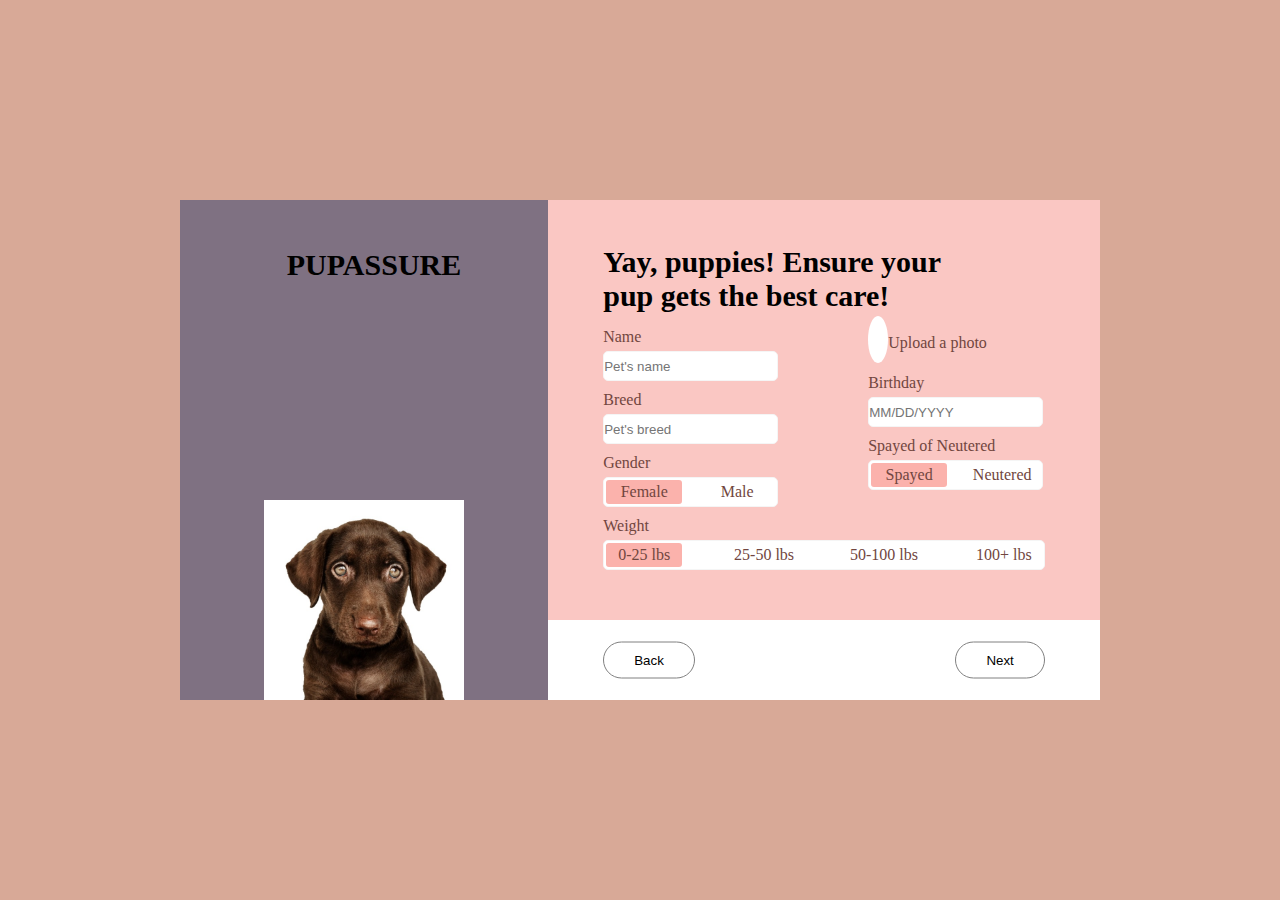
<file: Cắt form pet/index.html>
<!DOCTYPE html>
<html lang="en">
<head>
    <meta charset="UTF-8">
    <meta name="viewport" content="width=device-width, initial-scale=1.0">
    <link rel="stylesheet" href="https://pro.fontawesome.com/releases/v5.10.0/css/all.css" integrity="sha384-AYmEC3Yw5cVb3ZcuHtOA93w35dYTsvhLPVnYs9eStHfGJvOvKxVfELGroGkvsg+p" crossorigin="anonymous"/>
    <link rel="stylesheet" href="style.css">
    <title>pet</title>
</head>
<body>
    <div class="container">
        <div class="content">
            <div class="content-left">
                <div class="brand">
                    <i class="fas fa-paw"></i>
                    <span>PUPASSURE</span>
                </div>
                <img src="103311554_3039940802793480_3725874323049385618_n.jpg" alt="pet">
            </div>
            <div class="content-right">
                <div class="title-right">
                    <p>Yay, puppies! Ensure your <br> pup gets the best care!</p>
                </div>
                <div class="form-content">
                    <form action="" method="POST" enctype="multipart/form-data">
                        <div class="form-content-left">
                            <div class="form-name">
                                <label class="title-form">Name</label><br>
                                <input type="text" name="name" id="name"  placeholder="Pet's name">
                            </div>
                            <div class="form-breed">
                                <label class="title-form">Breed</label><br>
                                <input type="text" name="breed" id="breed" placeholder="Pet's breed">
                            </div>
                            <div class="form-gender">
                                <label class="title-form">Gender</label><br>
                                <div class="form-radio-content">
                                    <input type="radio" name="gender" id="female" class="form-input" checked>
                                    <label for="female" class="form-label">Female</label>
                                    <input type="radio" name="gender" id="male" class="form-input">
                                    <label for="male" class="form-label">Male</label>
                                </div>
                            </div>
                        </div>
                        <div class="form-content-right">
                            <div class="upload">
                                <label class="title-form"><br>
                                    <label for="upload" class="camera-icon">
                                        <i class="fas fa-camera-retro"></i>
                                        <label for="upload">Upload a photo</label>
                                    </label>
                                    <input type="file" name="upload" id="upload">
                                </label>
                            </div>
                            <div class="form-birthday">
                                <label class="title-form">Birthday</label><br>
                                <input type="datetime" name="birthday" id="birthday" placeholder="MM/DD/YYYY">
                            </div>
                            <div class="form-neuter">
                                <label class="title-form">Spayed of Neutered</label><br>
                                <div class="form-radio-content">
                                    <input type="radio" name="neuter" id="spayed" class="form-input" checked>
                                    <label for="spayed" class="form-label">Spayed</label>
                                    <input type="radio" name="neuter" id="neutered" class="form-input">
                                    <label for="neutered" class="form-label">Neutered</label>
                                </div>
                            </div>
                        </div>
                        <div class="clearfix"></div>
                        <div class="form-content-full">
                            <div class="form-weight">
                                <label  class="title-form">Weight</label><br>
                                <div class="form-radio-content">
                                    <input type="radio" name="weight" id="weight_s" class="form-input" checked>
                                    <label for="weight_s" class="form-label">0-25 lbs</label>
                                    <input type="radio" name="weight" id="weight_m" class="form-input">
                                    <label for="weight_m" class="form-label">25-50 lbs</label>
                                    <input type="radio" name="weight" id="weight_l" class="form-input">
                                    <label for="weight_l" class="form-label">50-100 lbs</label>
                                    <input type="radio" name="weight" id="weight_xl" class="form-input">
                                    <label for="weight_xl" class="form-label">100+ lbs</label>
                                </div>
                            </div>
                        </div>
                    </form>
                </div>
                <div class="direc">
                    <div class="btn">
                        <button class="btn-next">Back</button>
                        <button class="btn-Pre">Next</button>
                        <div class="clearfix"></div>
                    </div>
                </div>
            </div>
            <div class="clearfix"></div>
        </div>
    </div>
</body>
</html>
</file>
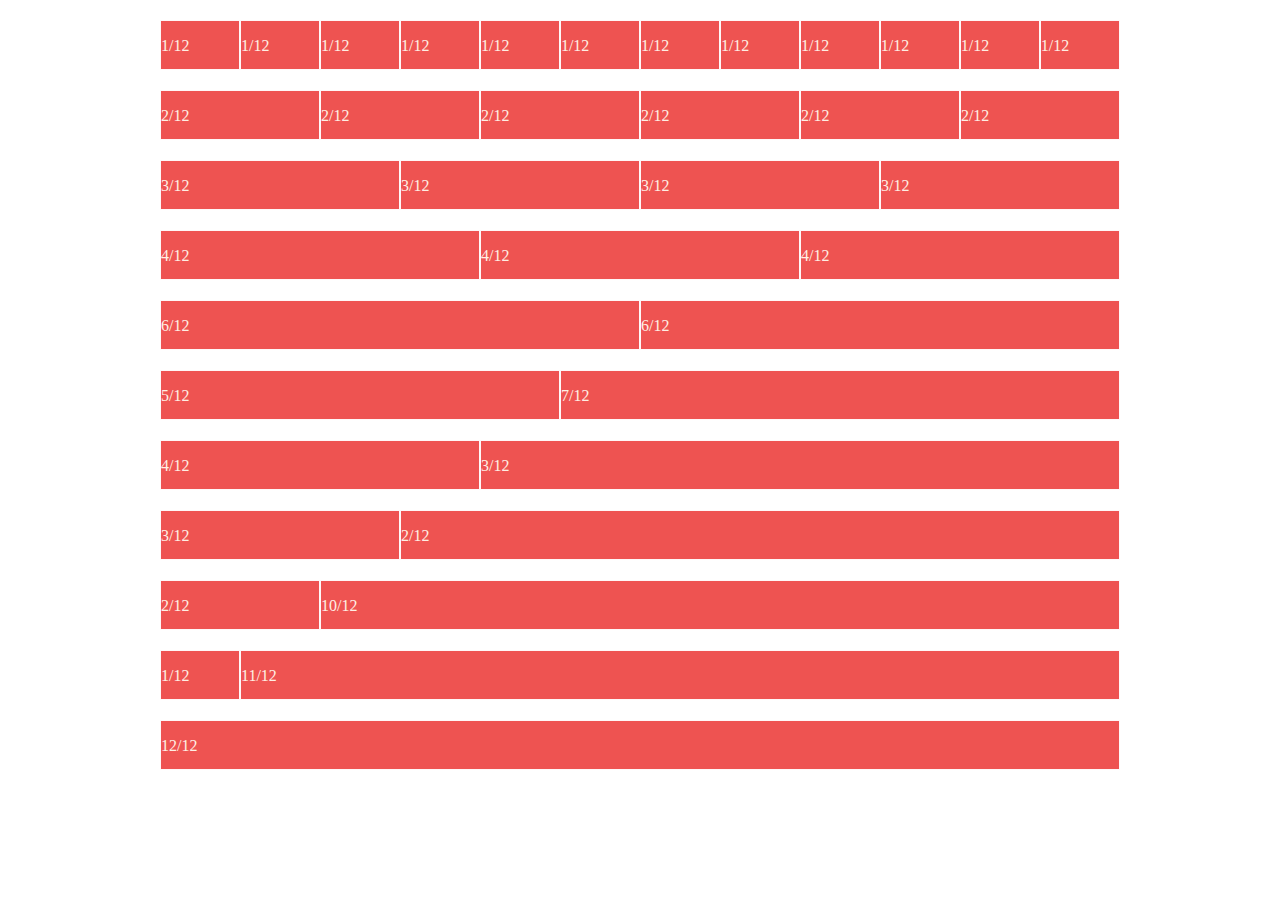
<file: Grid-system-col-12/index.html>
<!DOCTYPE html>
<html lang="en">
<head>
    <meta charset="UTF-8">
    <meta name="viewport" content="width=device-width, initial-scale=1.0">
    <link rel="stylesheet" href="style.css">
    <title>Grid-system-col-12</title>
</head>
<body>
    <div class="container">
        <div class="row">
            <div class="col-1">1/12</div>
            <div class="col-1">1/12</div>
            <div class="col-1">1/12</div>
            <div class="col-1">1/12</div>
            <div class="col-1">1/12</div>
            <div class="col-1">1/12</div>
            <div class="col-1">1/12</div>
            <div class="col-1">1/12</div>
            <div class="col-1">1/12</div>
            <div class="col-1">1/12</div>
            <div class="col-1">1/12</div>
            <div class="col-1">1/12</div>
        </div>
        <div class="row">
            <div class="col-2">2/12</div>
            <div class="col-2">2/12</div>
            <div class="col-2">2/12</div>
            <div class="col-2">2/12</div>
            <div class="col-2">2/12</div>
            <div class="col-2">2/12</div>
        </div>
        <div class="row">
            <div class="col-3">3/12</div>
            <div class="col-3">3/12</div>
            <div class="col-3">3/12</div>
            <div class="col-3">3/12</div>
        </div>
        <div class="row">
            <div class="col-4">4/12</div>
            <div class="col-4">4/12</div>
            <div class="col-4">4/12</div>
        </div>
        <div class="row">
            <div class="col-6">6/12</div>
            <div class="col-6">6/12</div>
        </div>
        <div class="row">
            <div class="col-5">5/12</div>
            <div class="col-7">7/12</div>
        </div>
        <div class="row">
            <div class="col-4">4/12</div>
            <div class="col-8">3/12</div>
        </div>
        <div class="row">
            <div class="col-3">3/12</div>
            <div class="col-9">2/12</div>
        </div>
        <div class="row">
            <div class="col-2">2/12</div>
            <div class="col-10">10/12</div>
        </div>
        <div class="row">
            <div class="col-1">1/12</div>
            <div class="col-11">11/12</div>
        </div>
        <div class="row">
            <div class="col-12">12/12</div>
        </div>
    </div>
</body>
</html>
</file>
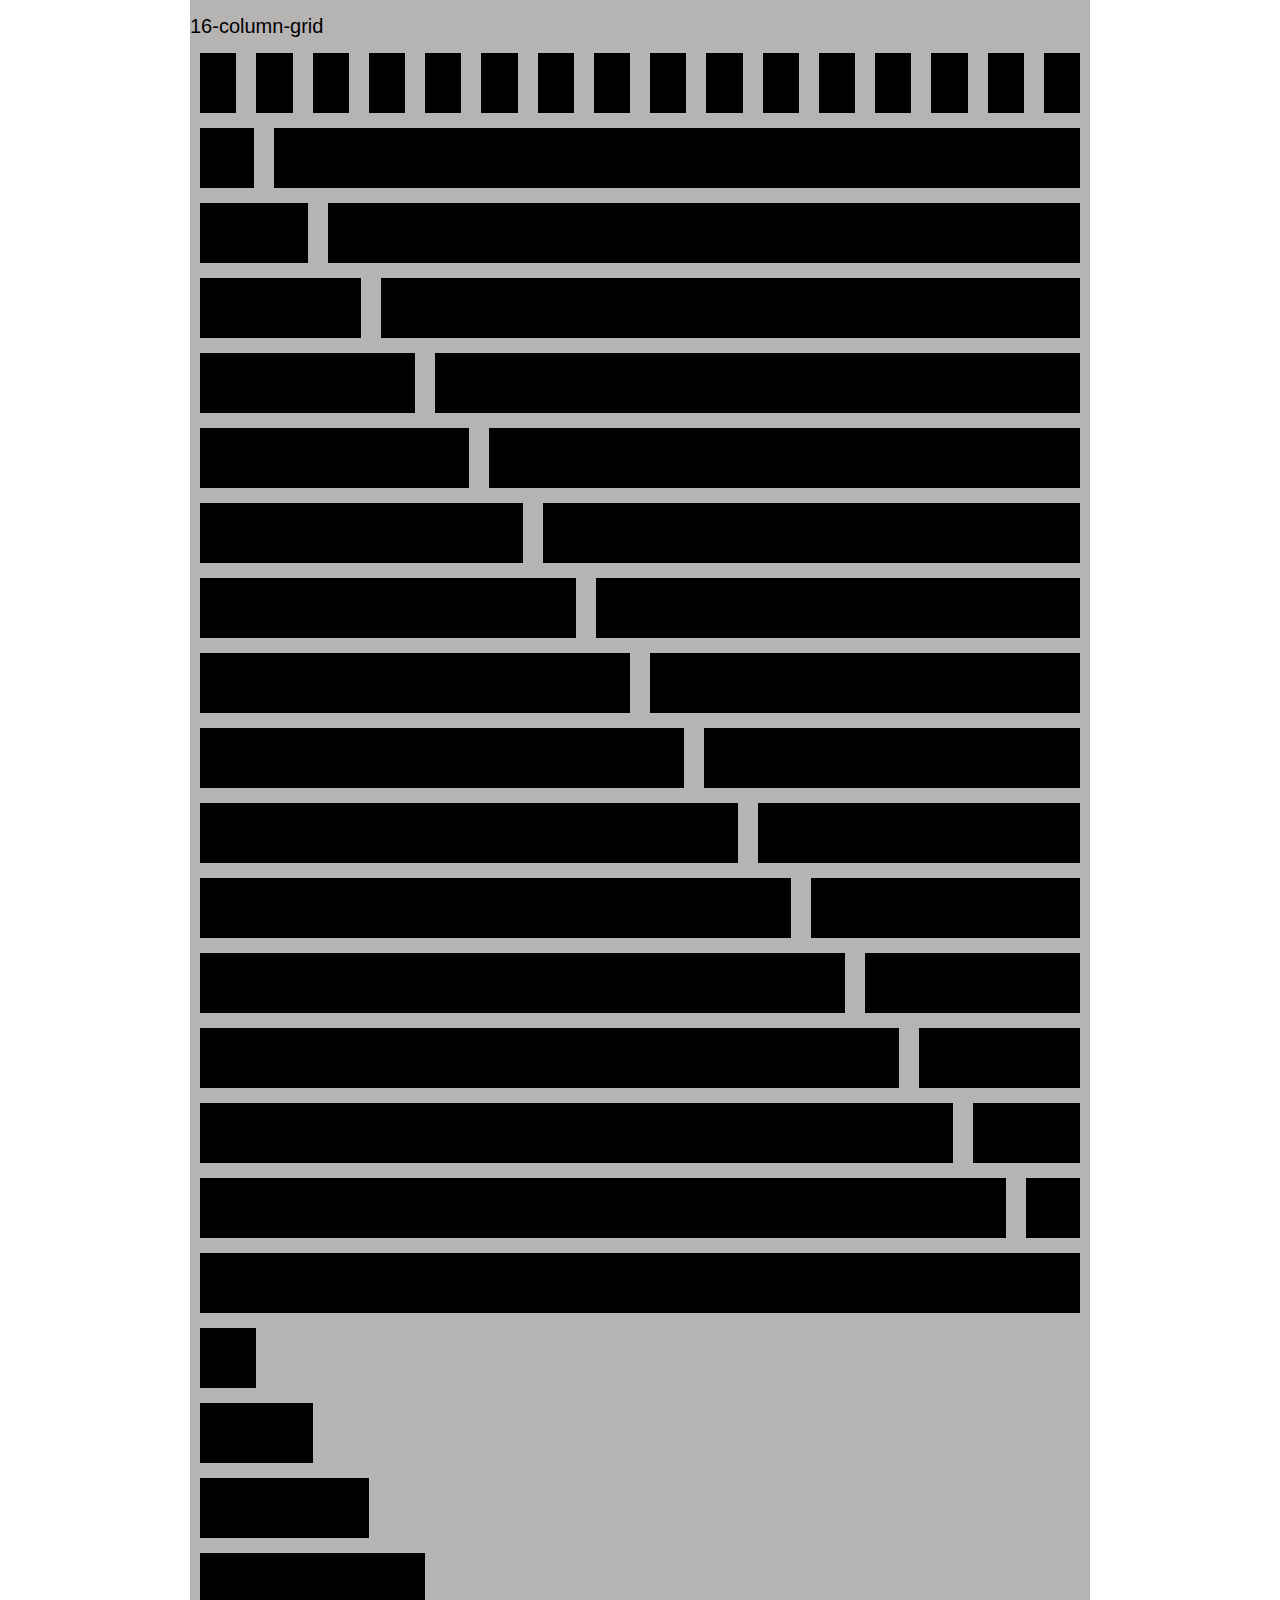
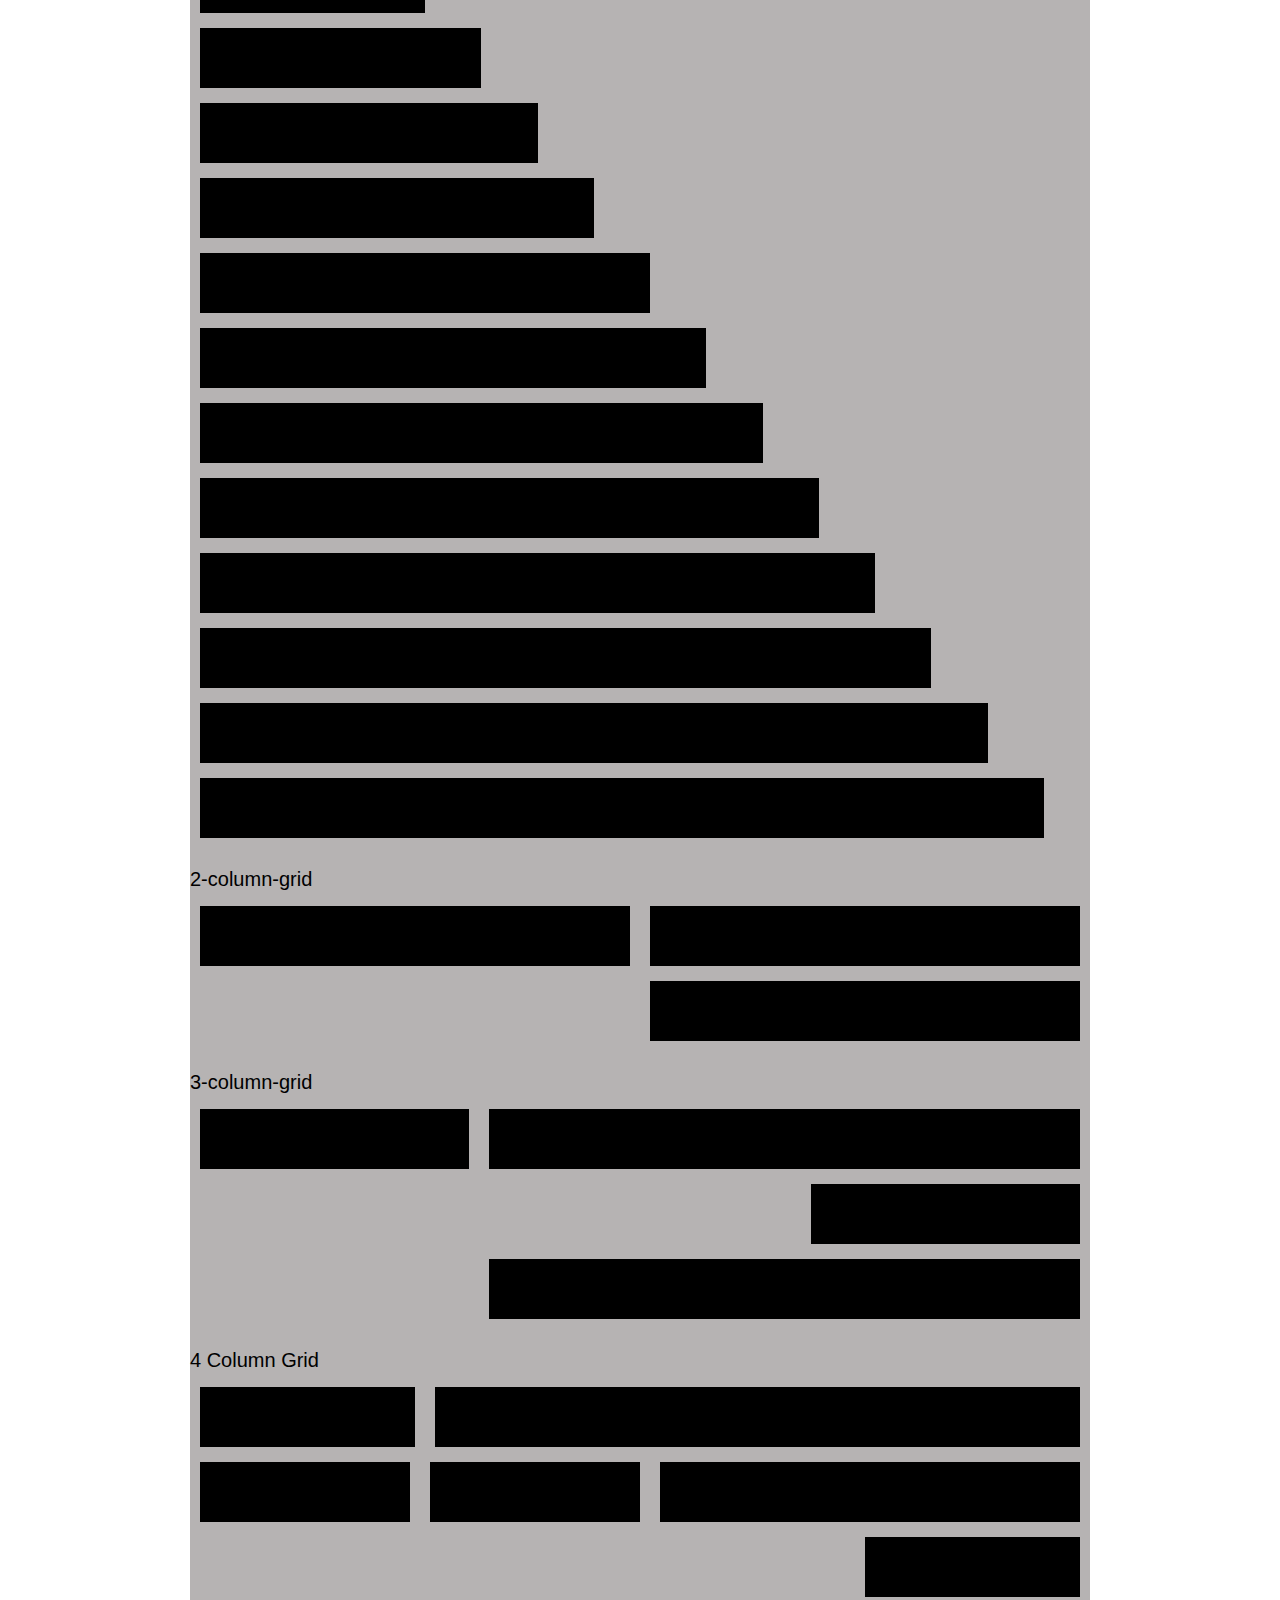
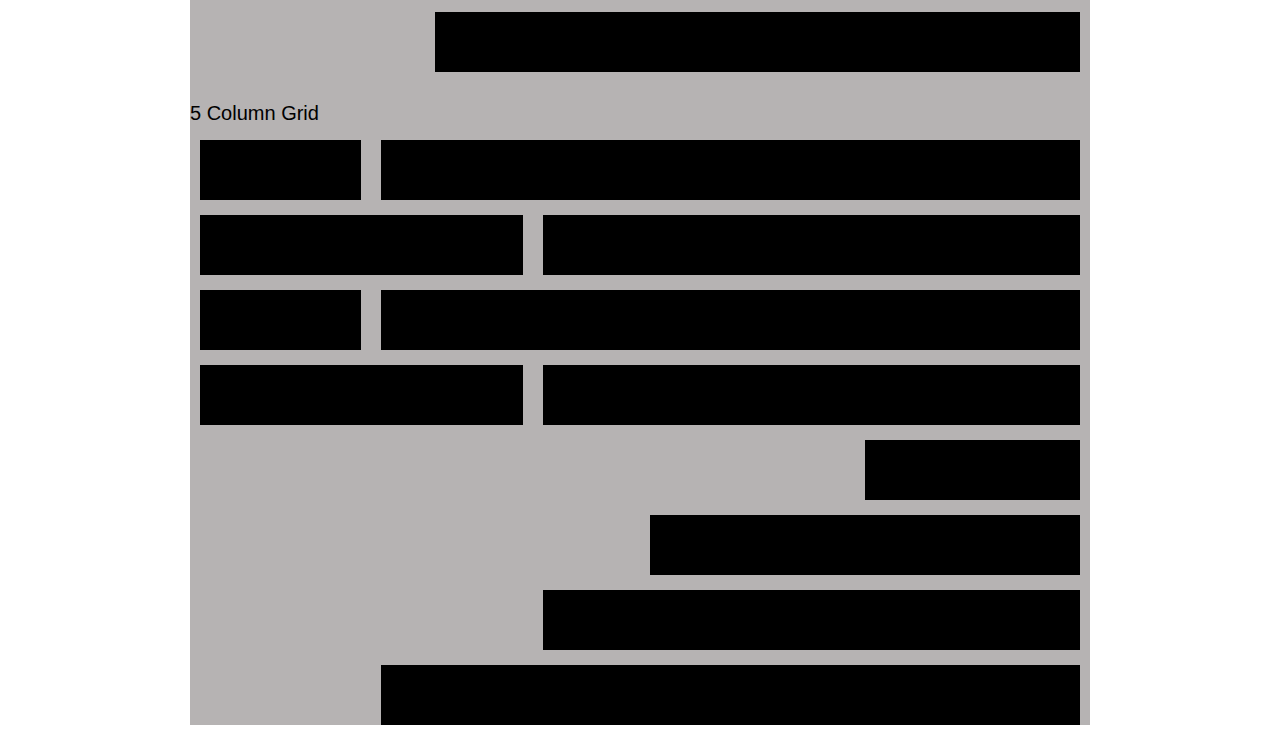
<file: Grid-system-col-16/index.html>
<html lang="en">
<head>
    <meta charset="UTF-8">
    <meta name="viewport" content="width=device-width, initial-scale=1.0">
    <title>Grid-system-col-16</title>
    <link rel="stylesheet" href="style.css">
</head>
<body>
    <div class="container">
        <div class="title">16-column-grid</div>
        <div class="row">
            <div class="col-1"></div>
            <div class="col-1"></div>
            <div class="col-1"></div>
            <div class="col-1"></div>
            <div class="col-1"></div>
            <div class="col-1"></div>
            <div class="col-1"></div>
            <div class="col-1"></div>
            <div class="col-1"></div>
            <div class="col-1"></div>
            <div class="col-1"></div>
            <div class="col-1"></div>
            <div class="col-1"></div>
            <div class="col-1"></div>
            <div class="col-1"></div>
            <div class="col-1"></div>
        </div>
        <div class="row">
            <div class="col-1"></div>
            <div class="col-15"></div>
        </div>
        <div class="row">
            <div class="col-2"></div>
            <div class="col-14"></div>
        </div>
        <div class="row">
            <div class="col-3"></div>
            <div class="col-13"></div>
        </div>
        <div class="row">
            <div class="col-4"></div>
            <div class="col-12"></div>
        </div>
        <div class="row">
            <div class="col-5"></div>
            <div class="col-11"></div>
        </div>
        <div class="row">
            <div class="col-6"></div>
            <div class="col-10"></div>
        </div>
        <div class="row">
            <div class="col-7"></div>
            <div class="col-9"></div>
        </div>
        <div class="row">
            <div class="col-8"></div>
            <div class="col-8"></div>
        </div>
        <div class="row">
            <div class="col-9"></div>
            <div class="col-7"></div>
        </div>
        <div class="row">
            <div class="col-10"></div>
            <div class="col-6"></div>
        </div>
        <div class="row">
            <div class="col-11"></div>
            <div class="col-5"></div>
        </div>
        <div class="row">
            <div class="col-12"></div>
            <div class="col-4"></div>
        </div>
        <div class="row">
            <div class="col-13"></div>
            <div class="col-3"></div>
        </div>
        <div class="row">
            <div class="col-14"></div>
            <div class="col-2"></div>
        </div>
        <div class="row">
            <div class="col-15"></div>
            <div class="col-1"></div>
        </div>
        <div class="row">
            <div class="col-16"></div>
        </div>
        <div class="row reverse">
            <div class="col-1"></div>
        </div>
        <div class="row reverse">
            <div class="col-2"></div>
        </div>
        <div class="row reverse">
            <div class="col-3"></div>
        </div>
        <div class="row reverse">
            <div class="col-4"></div>
        </div>
        <div class="row reverse">
            <div class="col-5"></div>
        </div>
        <div class="row reverse">
            <div class="col-6"></div>
        </div>
        <div class="row reverse">
            <div class="col-7"></div>
        </div>
        <div class="row reverse">
            <div class="col-8"></div>
        </div>
        <div class="row reverse">
            <div class="col-9"></div>
        </div>
        <div class="row reverse">
            <div class="col-10"></div>
        </div>
        <div class="row reverse">
            <div class="col-11"></div>
        </div>
        <div class="row reverse">
            <div class="col-12"></div>
        </div>
        <div class="row reverse">
            <div class="col-13"></div>
        </div>
        <div class="row reverse">
            <div class="col-14"></div>
        </div>
        <div class="row reverse">
            <div class="col-15"></div>
        </div>
        <div class="title">2-column-grid</div>
        <div class="row">
            <div class="col-8"></div>
            <div class="col-8"></div>
        </div>
        <div class="row">
            <div class="col-8 hidden"></div>
            <div class="col-8"></div>
        </div>
        <div class="title">3-column-grid</div>
        <div class="row">
            <div class="col-5"></div>
            <div class="col-11"></div>
        </div>
        <div class="row">
            <div class="col-11 hidden"></div>
            <div class="col-5"></div>
        </div>
        <div class="row">
            <div class="col-5 hidden"></div>
            <div class="col-11"></div>
        </div>
        <div class="title">4 Column Grid</div>
        <div class="row">
            <div class="col-4"></div>
            <div class="col-12"></div>
        </div>
        <div class="row">
            <div class="col-4"></div>
            <div class="col-4"></div>
            <div class="col-8"></div>
        </div>
        <div class="row">
            <div class="col-12 hidden"></div>
            <div class="col-4"></div>
        </div>
        <div class="row">
            <div class="col-4 hidden"></div>
            <div class="col-12"></div>
        </div>
        <div class="title">5 Column Grid</div>
        <div class="row">
            <div class="col-3"></div>
            <div class="col-13"></div>
        </div>
        <div class="row">
            <div class="col-6"></div>
            <div class="col-10"></div>
        </div>
        <div class="row">
            <div class="col-3"></div>
            <div class="col-13"></div>
        </div>
        <div class="row">
            <div class="col-6"></div>
            <div class="col-10"></div>
        </div>
        <div class="row">
            <div class="col-12 hidden"></div>
            <div class="col-4"></div>
        </div>
        <div class="row">
            <div class="col-8 hidden"></div>
            <div class="col-8"></div>
        </div>
        <div class="row">
            <div class="col-6 hidden"></div>
            <div class="col-10"></div>
        </div>
        <div class="row">
            <div class="col-3 hidden"></div>
            <div class="col-13"></div>
        </div>
    </div>
</body>
</html>
</file>
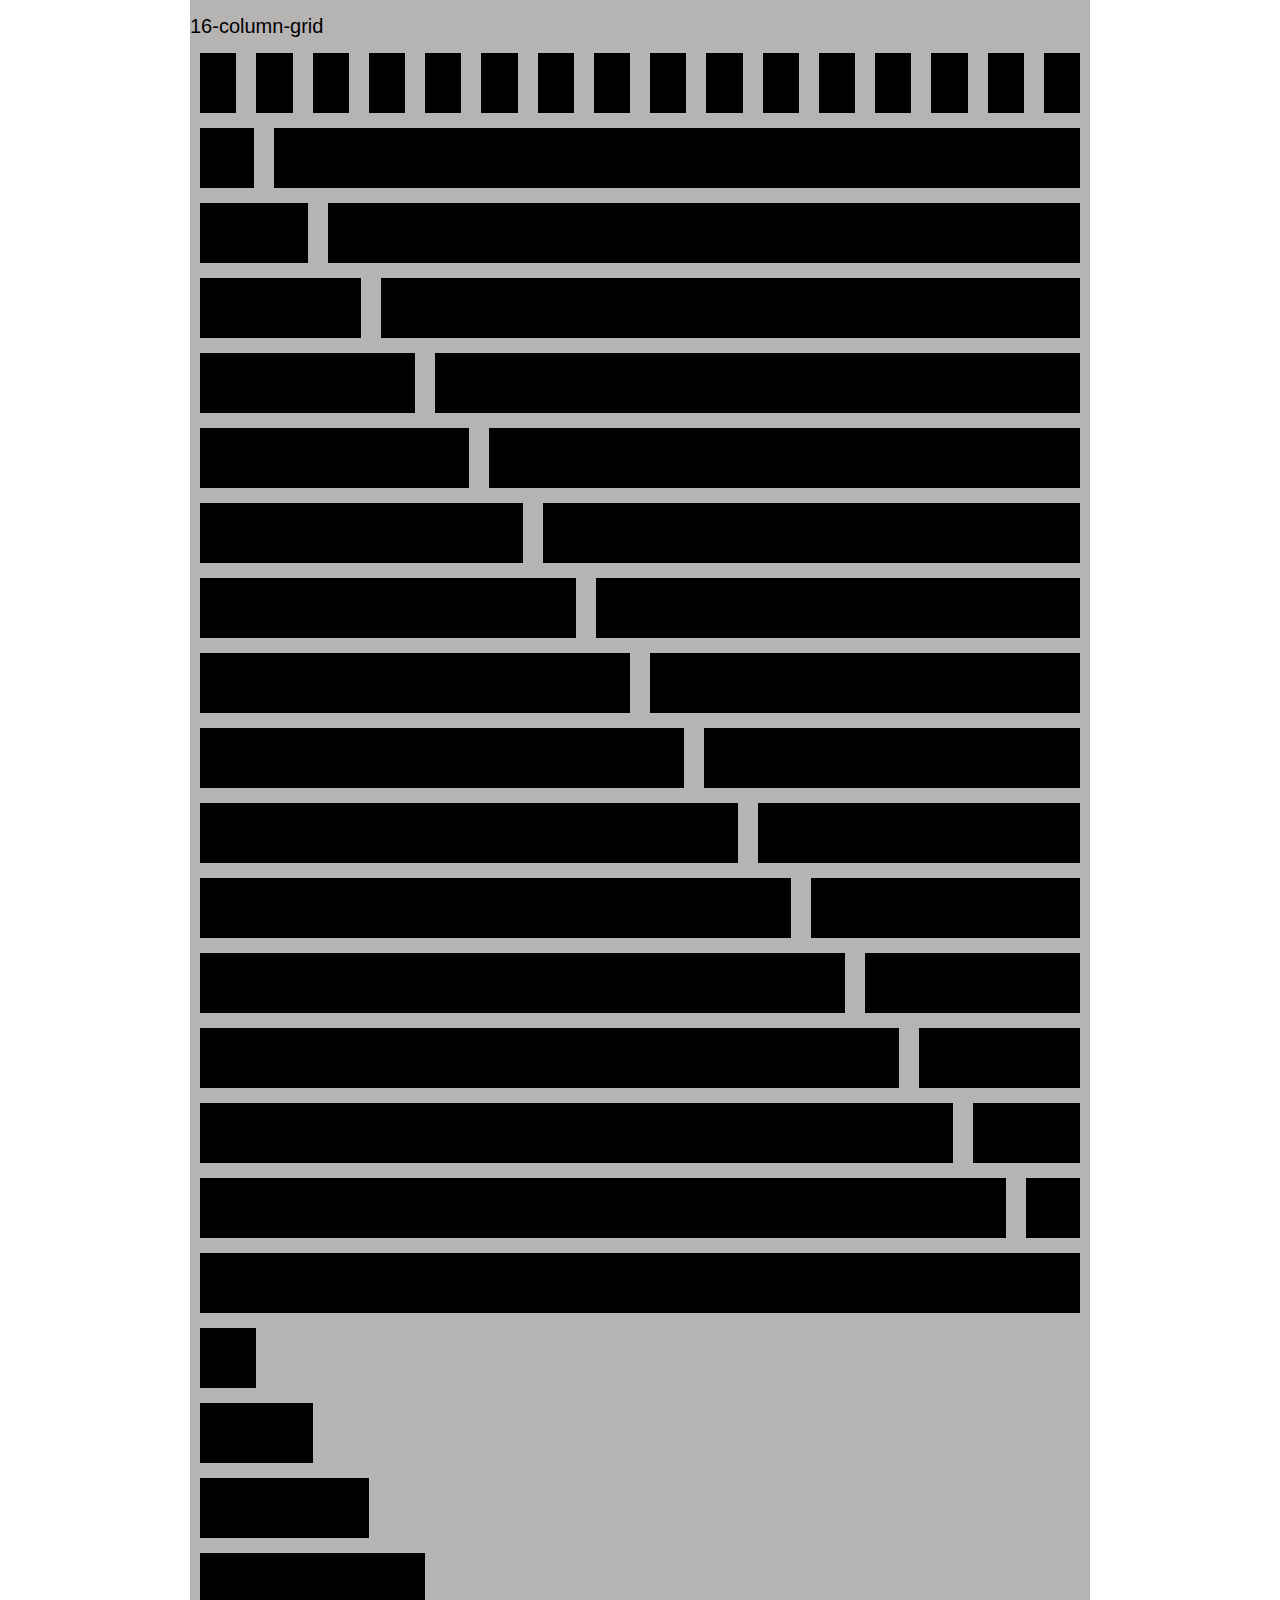
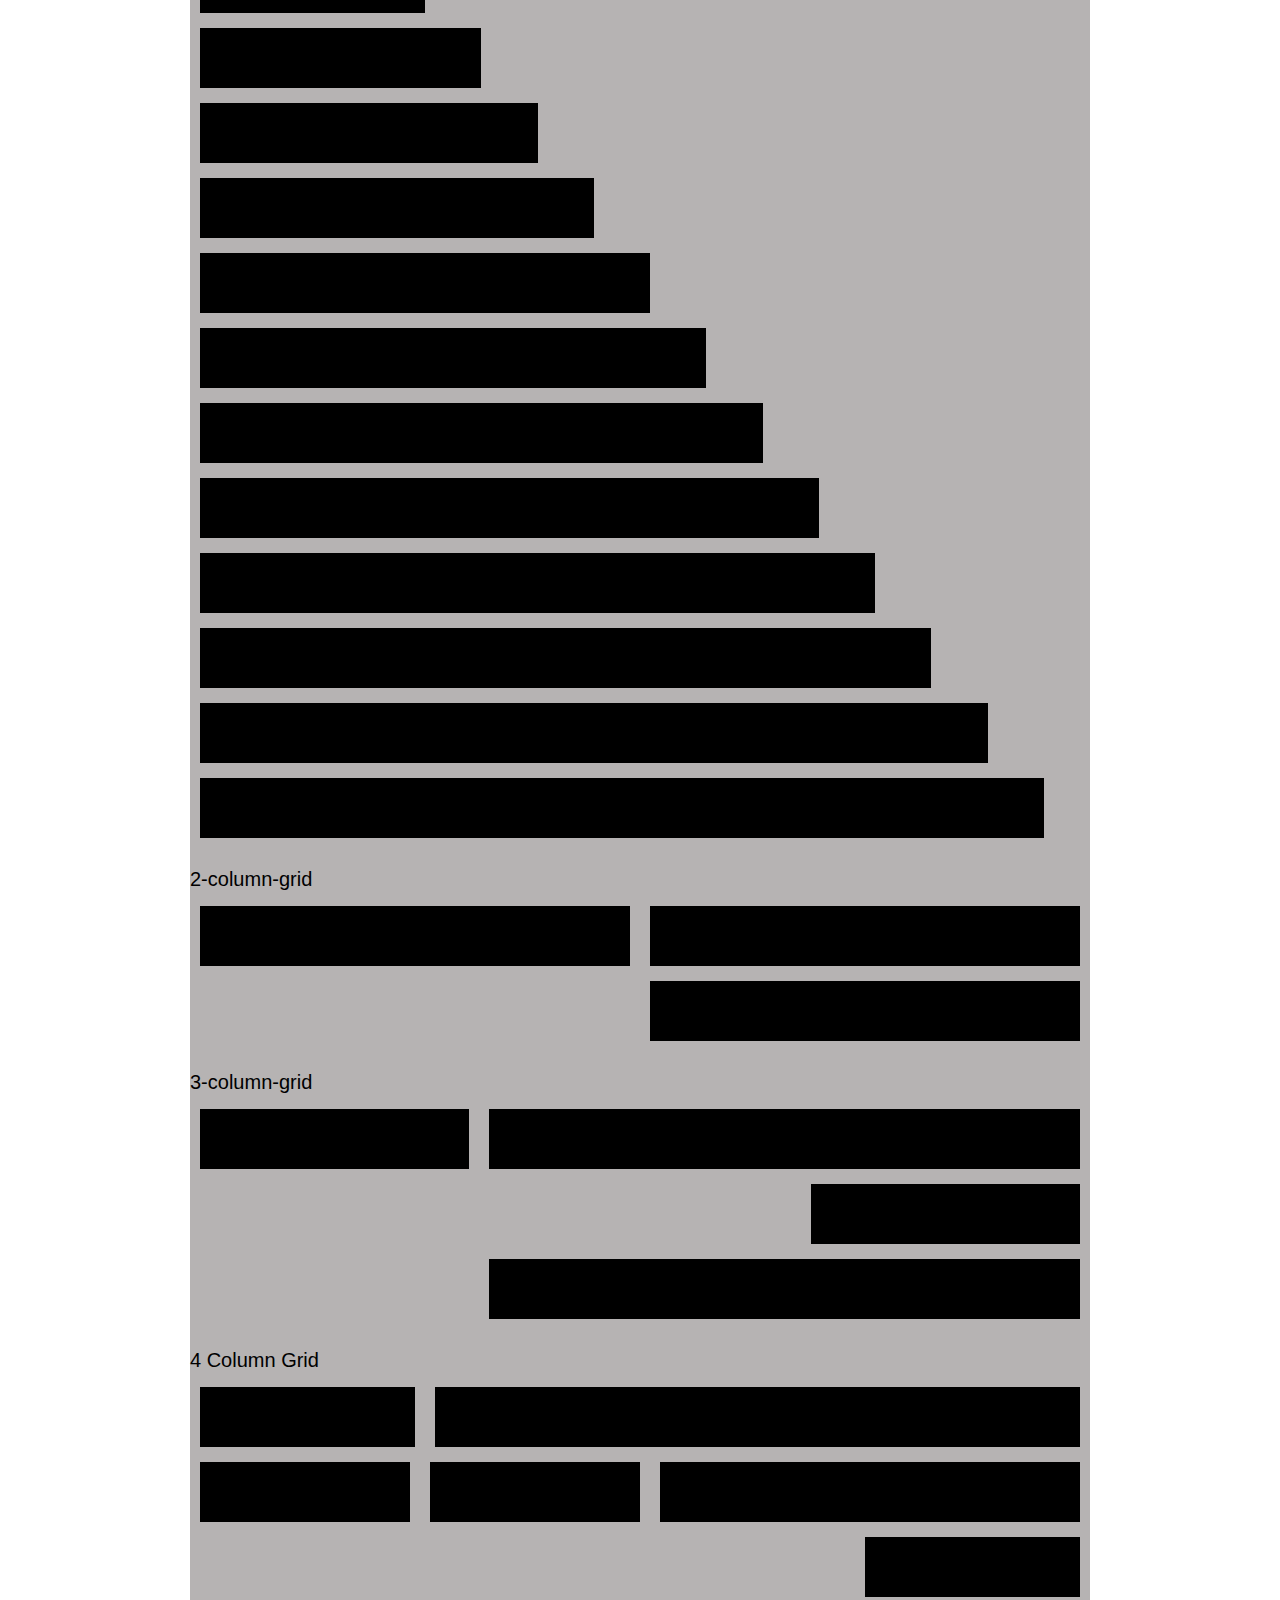
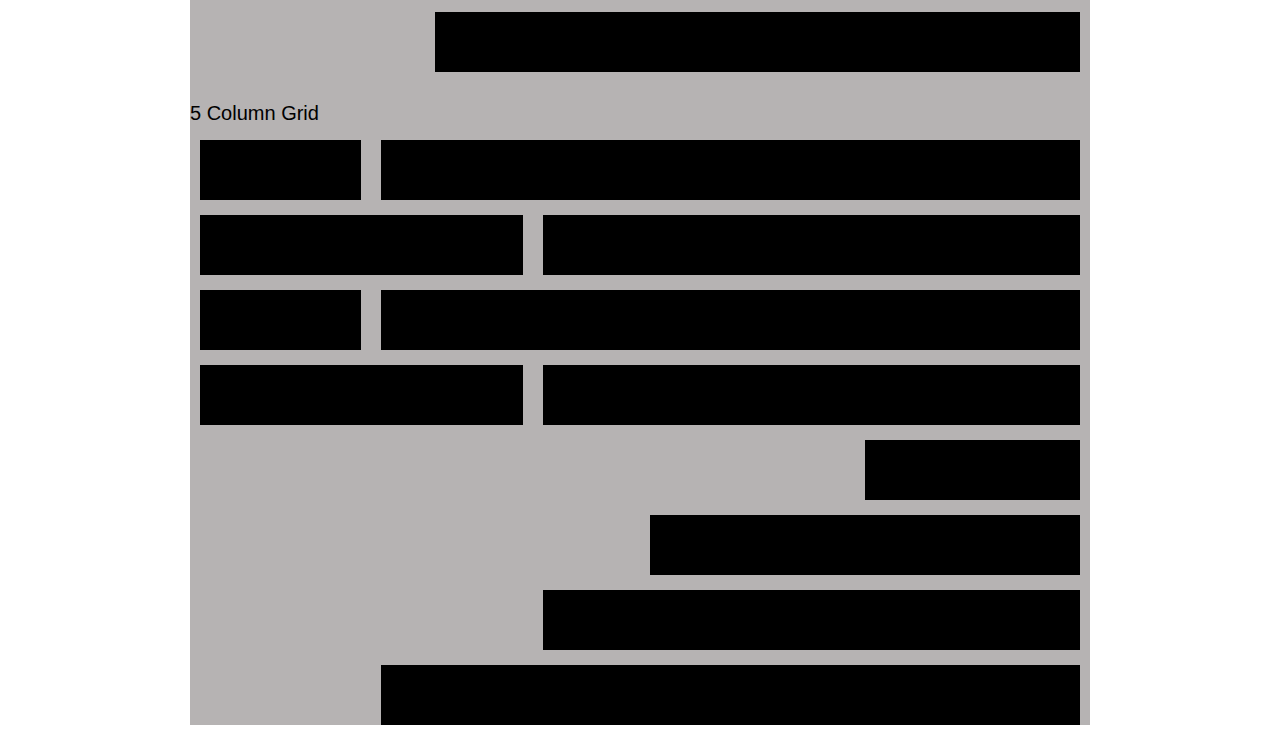
<file: grid-system-col-16/index.html>
<html lang="en">
<head>
    <meta charset="UTF-8">
    <meta name="viewport" content="width=device-width, initial-scale=1.0">
    <title>16-column-grid</title>
    <link rel="stylesheet" href="style.css">
</head>
<body>
    <div class="container">
        <div class="title">16-column-grid</div>
        <div class="row">
            <div class="col-1"></div>
            <div class="col-1"></div>
            <div class="col-1"></div>
            <div class="col-1"></div>
            <div class="col-1"></div>
            <div class="col-1"></div>
            <div class="col-1"></div>
            <div class="col-1"></div>
            <div class="col-1"></div>
            <div class="col-1"></div>
            <div class="col-1"></div>
            <div class="col-1"></div>
            <div class="col-1"></div>
            <div class="col-1"></div>
            <div class="col-1"></div>
            <div class="col-1"></div>
        </div>
        <div class="row">
            <div class="col-1"></div>
            <div class="col-15"></div>
        </div>
        <div class="row">
            <div class="col-2"></div>
            <div class="col-14"></div>
        </div>
        <div class="row">
            <div class="col-3"></div>
            <div class="col-13"></div>
        </div>
        <div class="row">
            <div class="col-4"></div>
            <div class="col-12"></div>
        </div>
        <div class="row">
            <div class="col-5"></div>
            <div class="col-11"></div>
        </div>
        <div class="row">
            <div class="col-6"></div>
            <div class="col-10"></div>
        </div>
        <div class="row">
            <div class="col-7"></div>
            <div class="col-9"></div>
        </div>
        <div class="row">
            <div class="col-8"></div>
            <div class="col-8"></div>
        </div>
        <div class="row">
            <div class="col-9"></div>
            <div class="col-7"></div>
        </div>
        <div class="row">
            <div class="col-10"></div>
            <div class="col-6"></div>
        </div>
        <div class="row">
            <div class="col-11"></div>
            <div class="col-5"></div>
        </div>
        <div class="row">
            <div class="col-12"></div>
            <div class="col-4"></div>
        </div>
        <div class="row">
            <div class="col-13"></div>
            <div class="col-3"></div>
        </div>
        <div class="row">
            <div class="col-14"></div>
            <div class="col-2"></div>
        </div>
        <div class="row">
            <div class="col-15"></div>
            <div class="col-1"></div>
        </div>
        <div class="row">
            <div class="col-16"></div>
        </div>
        <div class="row reverse">
            <div class="col-1"></div>
        </div>
        <div class="row reverse">
            <div class="col-2"></div>
        </div>
        <div class="row reverse">
            <div class="col-3"></div>
        </div>
        <div class="row reverse">
            <div class="col-4"></div>
        </div>
        <div class="row reverse">
            <div class="col-5"></div>
        </div>
        <div class="row reverse">
            <div class="col-6"></div>
        </div>
        <div class="row reverse">
            <div class="col-7"></div>
        </div>
        <div class="row reverse">
            <div class="col-8"></div>
        </div>
        <div class="row reverse">
            <div class="col-9"></div>
        </div>
        <div class="row reverse">
            <div class="col-10"></div>
        </div>
        <div class="row reverse">
            <div class="col-11"></div>
        </div>
        <div class="row reverse">
            <div class="col-12"></div>
        </div>
        <div class="row reverse">
            <div class="col-13"></div>
        </div>
        <div class="row reverse">
            <div class="col-14"></div>
        </div>
        <div class="row reverse">
            <div class="col-15"></div>
        </div>
        <div class="title">2-column-grid</div>
        <div class="row">
            <div class="col-8"></div>
            <div class="col-8"></div>
        </div>
        <div class="row">
            <div class="col-8 hidden"></div>
            <div class="col-8"></div>
        </div>
        <div class="title">3-column-grid</div>
        <div class="row">
            <div class="col-5"></div>
            <div class="col-11"></div>
        </div>
        <div class="row">
            <div class="col-11 hidden"></div>
            <div class="col-5"></div>
        </div>
        <div class="row">
            <div class="col-5 hidden"></div>
            <div class="col-11"></div>
        </div>
        <div class="title">4 Column Grid</div>
        <div class="row">
            <div class="col-4"></div>
            <div class="col-12"></div>
        </div>
        <div class="row">
            <div class="col-4"></div>
            <div class="col-4"></div>
            <div class="col-8"></div>
        </div>
        <div class="row">
            <div class="col-12 hidden"></div>
            <div class="col-4"></div>
        </div>
        <div class="row">
            <div class="col-4 hidden"></div>
            <div class="col-12"></div>
        </div>
        <div class="title">5 Column Grid</div>
        <div class="row">
            <div class="col-3"></div>
            <div class="col-13"></div>
        </div>
        <div class="row">
            <div class="col-6"></div>
            <div class="col-10"></div>
        </div>
        <div class="row">
            <div class="col-3"></div>
            <div class="col-13"></div>
        </div>
        <div class="row">
            <div class="col-6"></div>
            <div class="col-10"></div>
        </div>
        <div class="row">
            <div class="col-12 hidden"></div>
            <div class="col-4"></div>
        </div>
        <div class="row">
            <div class="col-8 hidden"></div>
            <div class="col-8"></div>
        </div>
        <div class="row">
            <div class="col-6 hidden"></div>
            <div class="col-10"></div>
        </div>
        <div class="row">
            <div class="col-3 hidden"></div>
            <div class="col-13"></div>
        </div>
    </div>
</body>
</html>
    </div>
</body>
</html>
</file>
<file: Cắt form pet/style.css>
* {
    margin: 0;
    padding: 0;
    box-sizing: border-box;
  }
  body {
    background: #d8a997;
  }
  .clearfix {
    clear: both;
  }
  .container {
    width: 100%;
  }
  .content {
    width: 920px;
    height: 500px;
    background-color: green;
    position: absolute;
    top: 50%;
    left: 50%;
    transform: translate(-50%,-50%);
  }
  /* bat dau css content-left */
  .content-left {
    width: 40%;
    height: 100%;
    float: left;
    background: #7f7182;
    position: absolute;
  }
  .content-left .brand {
    padding-top: 40px;
    text-align: center;
  }
  .content-left .brand i{
    width: 50px;
    height: 50px;
    border-radius: 50%;
    background: #f8b3a8;
    color: #9d7279;
    font-size: 30px;
    transform: rotate(-45deg);
    text-align: center;
    line-height: 50px;
  }
  .content-left .brand  span {
    font-size: 30px;
    font-weight: bold;
    padding-left: 20px;
  }
  .content-left img {
    display: block;
    position: absolute;
    width: 200px;
    bottom: 0;
    left: 50%;
    transform: translateX(-50%);
  }
  /* bat dau css content-right */
  .content-right {
    width: 60%;
    height: 100%;
    background: #fac7c3;
    float: right;
    position: relative;
  }
  .content-right .title-right {
    width: 80%;
    margin: 0 auto;
    margin-top: 45px;
    margin-bottom: 15px;
  }
  .content-right .title-right p {
    font-size: 30px;
    font-weight: bold;
  }
  .content-right .form-content {
    width: 80%;
    margin: 0 auto;
  }
  .form-content input {
    outline: none;
    width: 175px;
    height: 30px;
    border: 1px solid whitesmoke;
    border-radius: 5px;
    margin-bottom: 10px;
    margin-top: 5px;
  }
  .form-content label.title-form {
    color: #714640;
  }
  .form-content .form-content-left {
    width: 40%;
    float: left;
  }
  .form-content .form-content-right {
    width: 40%;
    float: right;
  }
  .form-content-right .upload {
    margin-top: -20px;
    margin-bottom: 20px;
  }
  input[type="file"] {
    display: none;
  }
  .upload label.camera-icon {
    padding: 0;
  }
  .upload label.camera-icon i{
    font-size: 25px;
    padding: 10px;
    background: white;
    border-radius: 50%;
    color: black;
  }
  .form-radio-content {
    width: 175px;
    height: 30px;
    background: white;
    display: flex;
    justify-content: space-between;
    align-items: center;
    border-radius: 5px;
    border: 1px solid whitesmoke;
    margin-top: 5px;
  }
  .form-radio-content input {
    display: none;
  }
  .form-radio-content label {
    width: 80px;
    text-align: center;
    border-radius: 5px;
    padding-top: 3px;
    padding-bottom: 3px;
    cursor: pointer;
    border: 2px solid white;
    color: #714640;
  }
  .form-input:checked + .form-label {
    background: #fbb2ac;
  }
  .form-content-full .form-weight {
    margin-top: 10px;
    margin-bottom: 50px;
  }
  .form-weight .form-radio-content {
    width: 100%;
  }
  /* tao css direc */
  .direc {
    width: 100%;
    height: 80px;
    background: white;
    position: absolute;
  }
  .direc .btn {
    width: 80%;
    margin: 0 auto;
    position: relative;
    top: 50%;
    transform: translateY(-50%);
  }
  .direc .btn button {
    padding: 10px 30px;
    border-radius: 20px;
    outline: none;
    border: 1px solid gray;
    background: white;
  }
  .direc .btn button:hover {
    background: #817083;
    color: white;
  }
  .direc .btn button:nth-child(2) {
    float: right;
  }
</file>
<file: Grid-system-col-12/style.css>
* {
    margin: 0;
    padding: 0;
}
.container {
    width: 960px;
    margin: 0 auto;
}
[class^="col-"] {
    box-sizing: border-box;
    height: 50px;
    border: 1px solid #fff8f7;
    display: flex;
    background: #ee5351;
    text-align: right;
    line-height: 50px;
    color: #ffefe4;
}
.row {
    display: flex;
    flex-wrap: wrap;
    margin-top: 20px;
}
.col-1 {
    width: calc((1/12)*100%);
}
.col-2 {
    width: calc((2/12)*100%);
}
.col-3 {
    width: calc((3/12)*100%);
}
.col-4 {
    width: calc((4/12)*100%);
}
.col-5 {
    width: calc((5/12)*100%);
}
.col-6 {
    width: calc((6/12)*100%);
}
.col-7 {
    width: calc((7/12)*100%);
}
.col-8 {
    width: calc((8/12)*100%);
}
.col-9 {
    width: calc((9/12)*100%);
}
.col-10 {
    width: calc((10/12)*100%);
}
.col-11 {
    width: calc((11/12)*100%);
}
.col-12 {
    width: calc((12/12)*100%);
}
</file>
<file: Grid-system-col-16/style.css>
* {
    padding: 0;
    margin: 0;
}

.container {
    width: 900px;
    margin: 0 auto;
    background-color: rgb(182, 179, 179);
}

.title {
    padding: 15px 0;
    font-family: Arial,sans-serif;
    font-size: 20px;
}

.row {
    display: flex;
    flex-direction: row;
    margin-bottom: 15px;
}

[class^="col-"] {
    height: 60px;
    background-color: black;
    margin: 0 10px;
    color: white;
    font-size: 10px;
    text-align: center;
}

.col-1 {
    width: calc((1/16)*100%);
}
.col-2 {
    width: calc((2/16)*100%);
}
.col-3 {
    width: calc((3/16)*100%);
}
.col-4 {
    width: calc((4/16)*100%);
}
.col-5 {
    width: calc((5/16)*100%);
}
.col-6 {
    width: calc((6/16)*100%);
}
.col-7 {
    width: calc((7/16)*100%);
}
.col-8 {
    width: calc((8/16)*100%);
}
.col-9 {
    width: calc((9/16)*100%);
}
.col-10 {
    width: calc((10/16)*100%);
}
.col-11 {
    width: calc((11/16)*100%);
}
.col-12 {
    width: calc((12/16)*100%);
}
.col-13 {
    width: calc((13/16)*100%);
}
.col-14 {
    width: calc((14/16)*100%);
}
.col-15 {
    width: calc((15/16)*100%);
}
.col-16 {
    width: calc((16/16)*100%);
}
.hidden {
    opacity: 0;
}
</file>
<file: grid-system-col-16/style.css>
* {
    padding: 0;
    margin: 0;
}

.container {
    width: 900px;
    margin: 0 auto;
    background-color: rgb(182, 179, 179);
}

.title {
    padding: 15px 0;
    font-family: Arial,sans-serif;
    font-size: 20px;
}

.row {
    display: flex;
    flex-direction: row;
    margin-bottom: 15px;
}

[class^="col-"] {
    height: 60px;
    background-color: black;
    margin: 0 10px;
    color: white;
    font-size: 10px;
    text-align: center;
}

.col-1 {
    width: calc((1/16)*100%);
}
.col-2 {
    width: calc((2/16)*100%);
}
.col-3 {
    width: calc((3/16)*100%);
}
.col-4 {
    width: calc((4/16)*100%);
}
.col-5 {
    width: calc((5/16)*100%);
}
.col-6 {
    width: calc((6/16)*100%);
}
.col-7 {
    width: calc((7/16)*100%);
}
.col-8 {
    width: calc((8/16)*100%);
}
.col-9 {
    width: calc((9/16)*100%);
}
.col-10 {
    width: calc((10/16)*100%);
}
.col-11 {
    width: calc((11/16)*100%);
}
.col-12 {
    width: calc((12/16)*100%);
}
.col-13 {
    width: calc((13/16)*100%);
}
.col-14 {
    width: calc((14/16)*100%);
}
.col-15 {
    width: calc((15/16)*100%);
}
.col-16 {
    width: calc((16/16)*100%);
}
.hidden {
    opacity: 0;
}
</file>
